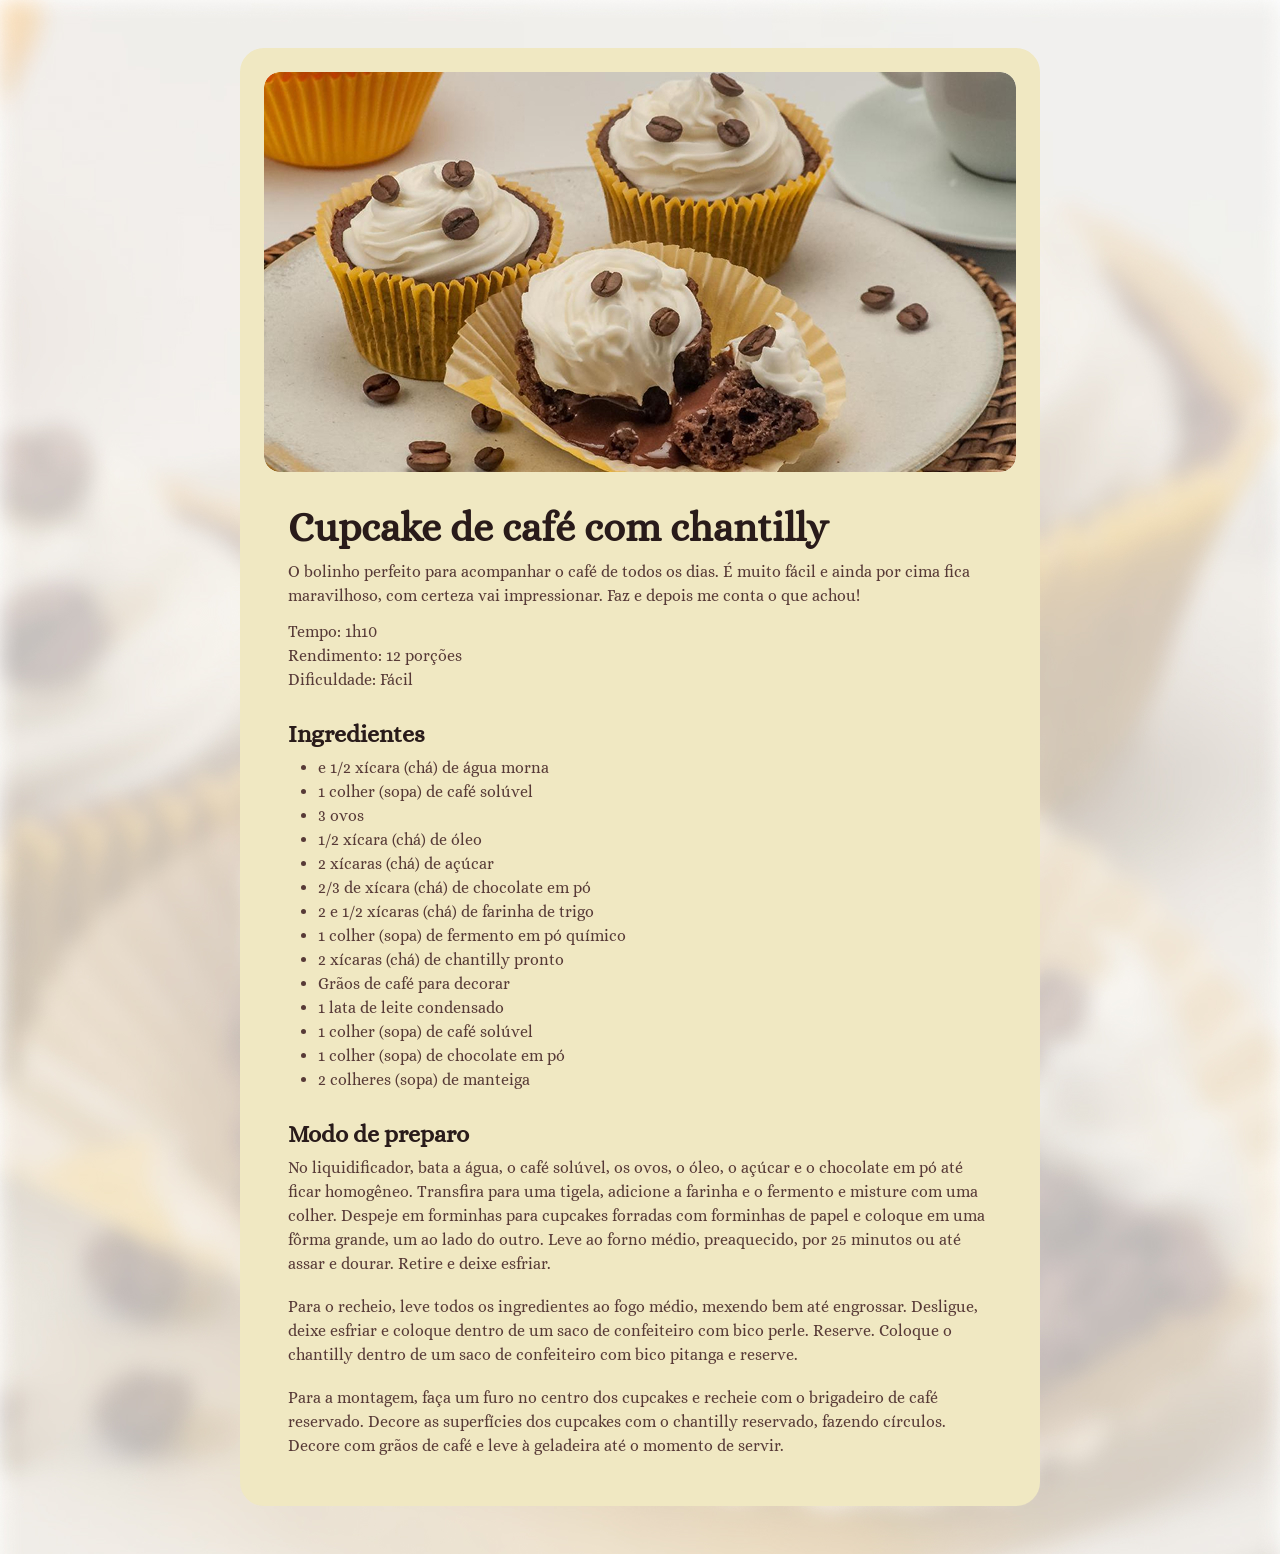
<file: recipe-site/index.html>
<!DOCTYPE html>
<html lang="en">
<head>
  <meta charset="UTF-8">
  <meta name="viewport" content="width=device-width, initial-scale=1.0">
  <link rel="stylesheet" href="style.css">
  <title>Página de Receita</title>
</head>
<body>
  <div class="container">
    <img src="assets/main-image.jpg" alt="Cupcake de café com chantilly">
    <main>
      <section id="about">
        <h1>Cupcake de café com chantilly</h1>
        <p>O bolinho perfeito para acompanhar o café de todos os dias. É muito fácil e ainda por cima fica maravilhoso, com certeza vai impressionar. Faz e depois me conta o que achou!</p>

        <div class="time-and-difficulty">
          <p>Tempo: 1h10</p>
          <p>Rendimento: 12 porções</p>
          <p>Dificuldade: Fácil</p>
        </div>
      </section>

      <section id="ingredients">
        <h2>Ingredientes</h2>
        <ul class="ingredients-list">
          <li> e 1/2 xícara (chá) de água morna</li>
          <li>1 colher (sopa) de café solúvel</li>
          <li>3 ovos</li>
          <li>1/2 xícara (chá) de óleo</li>
          <li>2 xícaras (chá) de açúcar</li>
          <li>2/3 de xícara (chá) de chocolate em pó</li>
          <li>2 e 1/2 xícaras (chá) de farinha de trigo</li>
          <li>1 colher (sopa) de fermento em pó químico</li>
          <li>2 xícaras (chá) de chantilly pronto</li>
          <li>Grãos de café para decorar</li>
          <li>1 lata de leite condensado</li>
          <li>1 colher (sopa) de café solúvel</li>
          <li>1 colher (sopa) de chocolate em pó</li>
          <li>2 colheres (sopa) de manteiga</li>
        </ul>
      </section>

      <section id="preparation">
        <h2>Modo de preparo</h2>
        <div class="preparation-steps">
          <p>No liquidificador, bata a água, o café solúvel, os ovos, o óleo, o açúcar e o chocolate em pó até ficar homogêneo. Transfira para uma tigela, adicione a farinha e o fermento e misture com uma colher. Despeje em forminhas para cupcakes forradas com forminhas de papel e coloque em uma fôrma grande, um ao lado do outro. Leve ao forno médio, preaquecido, por 25 minutos ou até assar e dourar. Retire e deixe esfriar. </p>
          <br>
          <p>Para o recheio, leve todos os ingredientes ao fogo médio, mexendo bem até engrossar. Desligue, deixe esfriar e coloque dentro de um saco de confeiteiro com bico perle. Reserve. Coloque o chantilly dentro de um saco de confeiteiro com bico pitanga e reserve. </p>
          <br>
          <p>Para a montagem, faça um furo no centro dos cupcakes e recheie com o brigadeiro de café reservado. Decore as superfícies dos cupcakes com o chantilly reservado, fazendo círculos. Decore com grãos de café e leve à geladeira até o momento de servir.</p>
        </div>
      </section>
    </main>
  </div>
  
</body>
</html>
</file>
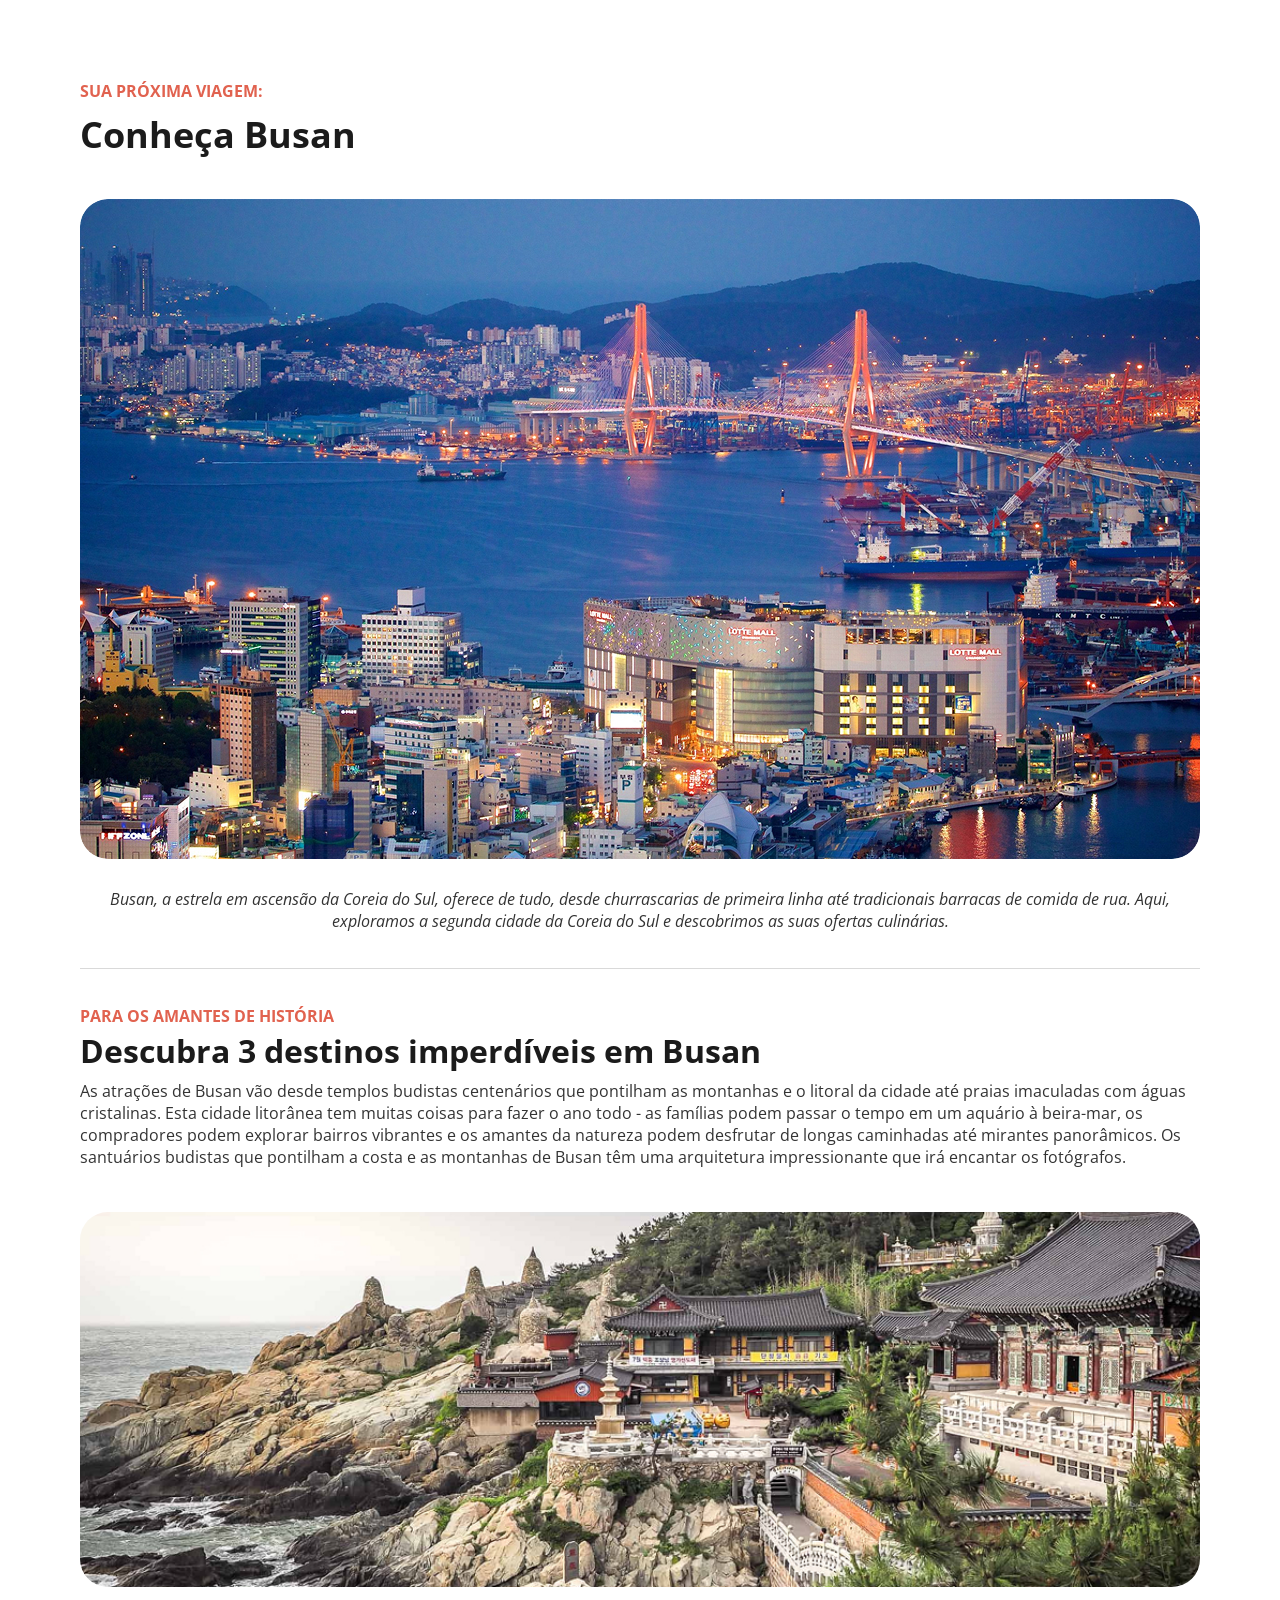
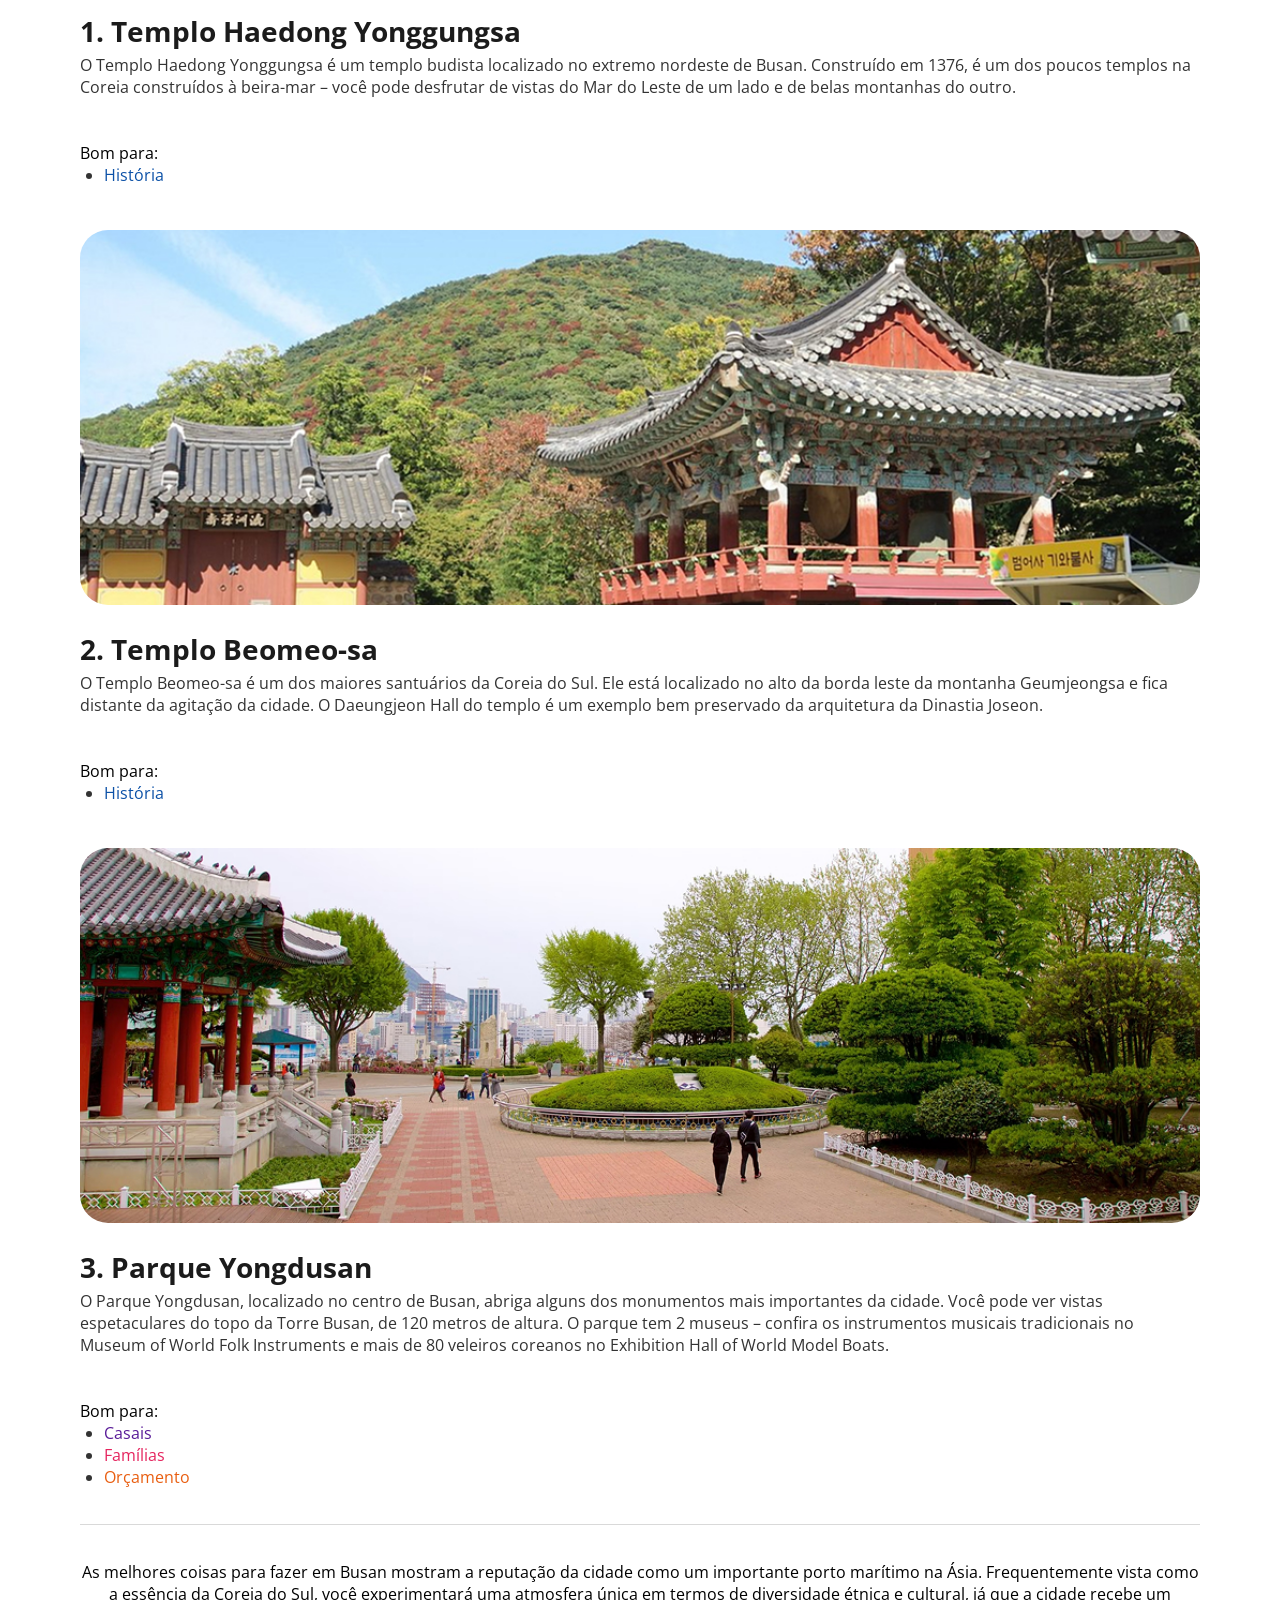
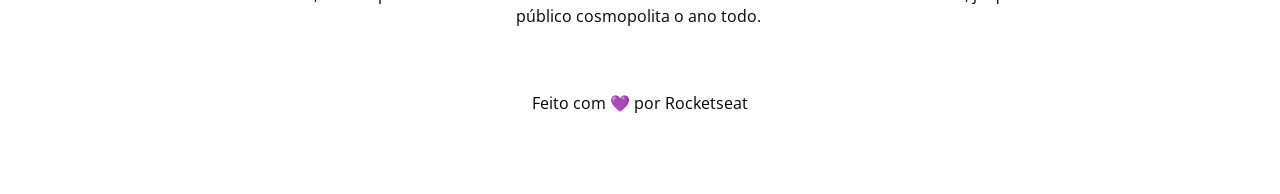
<file: tourist-spot/index.html>
<!DOCTYPE html>
<html lang="en">
<head>
  <meta charset="UTF-8">
  <meta name="viewport" content="width=device-width, initial-scale=1.0">
  <link rel="stylesheet" href="style.css">

  <title>Local Turístico</title>
</head>
<body>
  <div class="container">
    <header>
      <p class="headline">Sua próxima viagem:</p>
      <h1>Conheça Busan</h1>
      <section>
        <img src="assets/image1.jpg" alt="Busan">
        <p class="subtitle">Busan, a estrela em ascensão da Coreia do Sul, oferece de tudo, desde churrascarias de primeira linha até tradicionais barracas de comida de rua. Aqui, exploramos a segunda cidade da Coreia do Sul e descobrimos as suas ofertas culinárias.</p>
        <div class="divider"></div>
      </section>
    </header>

    <main>
      <section>
        <p class="headline">Para os amantes de história</p>
        <h2>Descubra 3 destinos imperdíveis em Busan</h2>
        <p class="description">As atrações de Busan vão desde templos budistas centenários que pontilham as montanhas e o litoral da cidade até praias imaculadas com águas cristalinas. Esta cidade litorânea tem muitas coisas para fazer o ano todo - as famílias podem passar o tempo em um aquário à beira-mar, os compradores podem explorar bairros vibrantes e os amantes da natureza podem desfrutar de longas caminhadas até mirantes panorâmicos. Os santuários budistas que pontilham a costa e as montanhas de Busan têm uma arquitetura impressionante que irá encantar os fotógrafos.</p>
      </section>

      <section>
        <article>
          <img src="assets/image2.jpg" alt="Templo Haedong Yonggungsa">
          <h3>1. Templo Haedong Yonggungsa</h3>
          <p class="description">O Templo Haedong Yonggungsa é um templo budista localizado no extremo nordeste de Busan. Construído em 1376, é um dos poucos templos na Coreia construídos à beira-mar – você pode desfrutar de vistas do Mar do Leste de um lado e de belas montanhas do outro. </p>
          <br>
          <br>
          <p>Bom para:</p>
          <ul>
            <li>História</li>
          </ul>
        </article>

        <article>
          <img src="assets/image3.jpg" alt="Templo Beomeo-sa">
          <h3>2. Templo Beomeo-sa</h3>
          <p class="description">O Templo Beomeo-sa é um dos maiores santuários da Coreia do Sul. Ele está localizado no alto da borda leste da montanha Geumjeongsa e fica distante da agitação da cidade. O Daeungjeon Hall do templo é um exemplo bem preservado da arquitetura da Dinastia Joseon.</p>
          <br>
          <br>
          <p>Bom para:</p>
          <ul>
            <li>História</li>
          </ul>
        </article>

        <article>
            <img src="assets/image4.jpg" alt="Parque Yongdusan">
          <h3>3. Parque Yongdusan</h3>
          <p class="description">O Parque Yongdusan, localizado no centro de Busan, abriga alguns dos monumentos mais importantes da cidade. Você pode ver vistas espetaculares do topo da Torre Busan, de 120 metros de altura. O parque tem 2 museus – confira os instrumentos musicais tradicionais no Museum of World Folk Instruments e mais de 80 veleiros coreanos no Exhibition Hall of World Model Boats.</p>
          <br>
          <br>
          <p>Bom para:</p>
          <ul class="list-content">
            <li>Casais</li>
            <li>Famílias</li>
            <li>Orçamento</li>
          </ul>
        </article>
      </section>

      <section>
        <div class="divider"></div>
        <p class="considerations">As melhores coisas para fazer em Busan mostram a reputação da cidade como um importante porto marítimo na Ásia. Frequentemente vista como a essência da Coreia do Sul, você experimentará uma atmosfera única em termos de diversidade étnica e cultural, já que a cidade recebe um público cosmopolita o ano todo. </p>
      </section>
    </main>


    <footer>
      <p>Feito com 💜 por Rocketseat</p>
    </footer>
  </div>
</body>
</html>
</file>
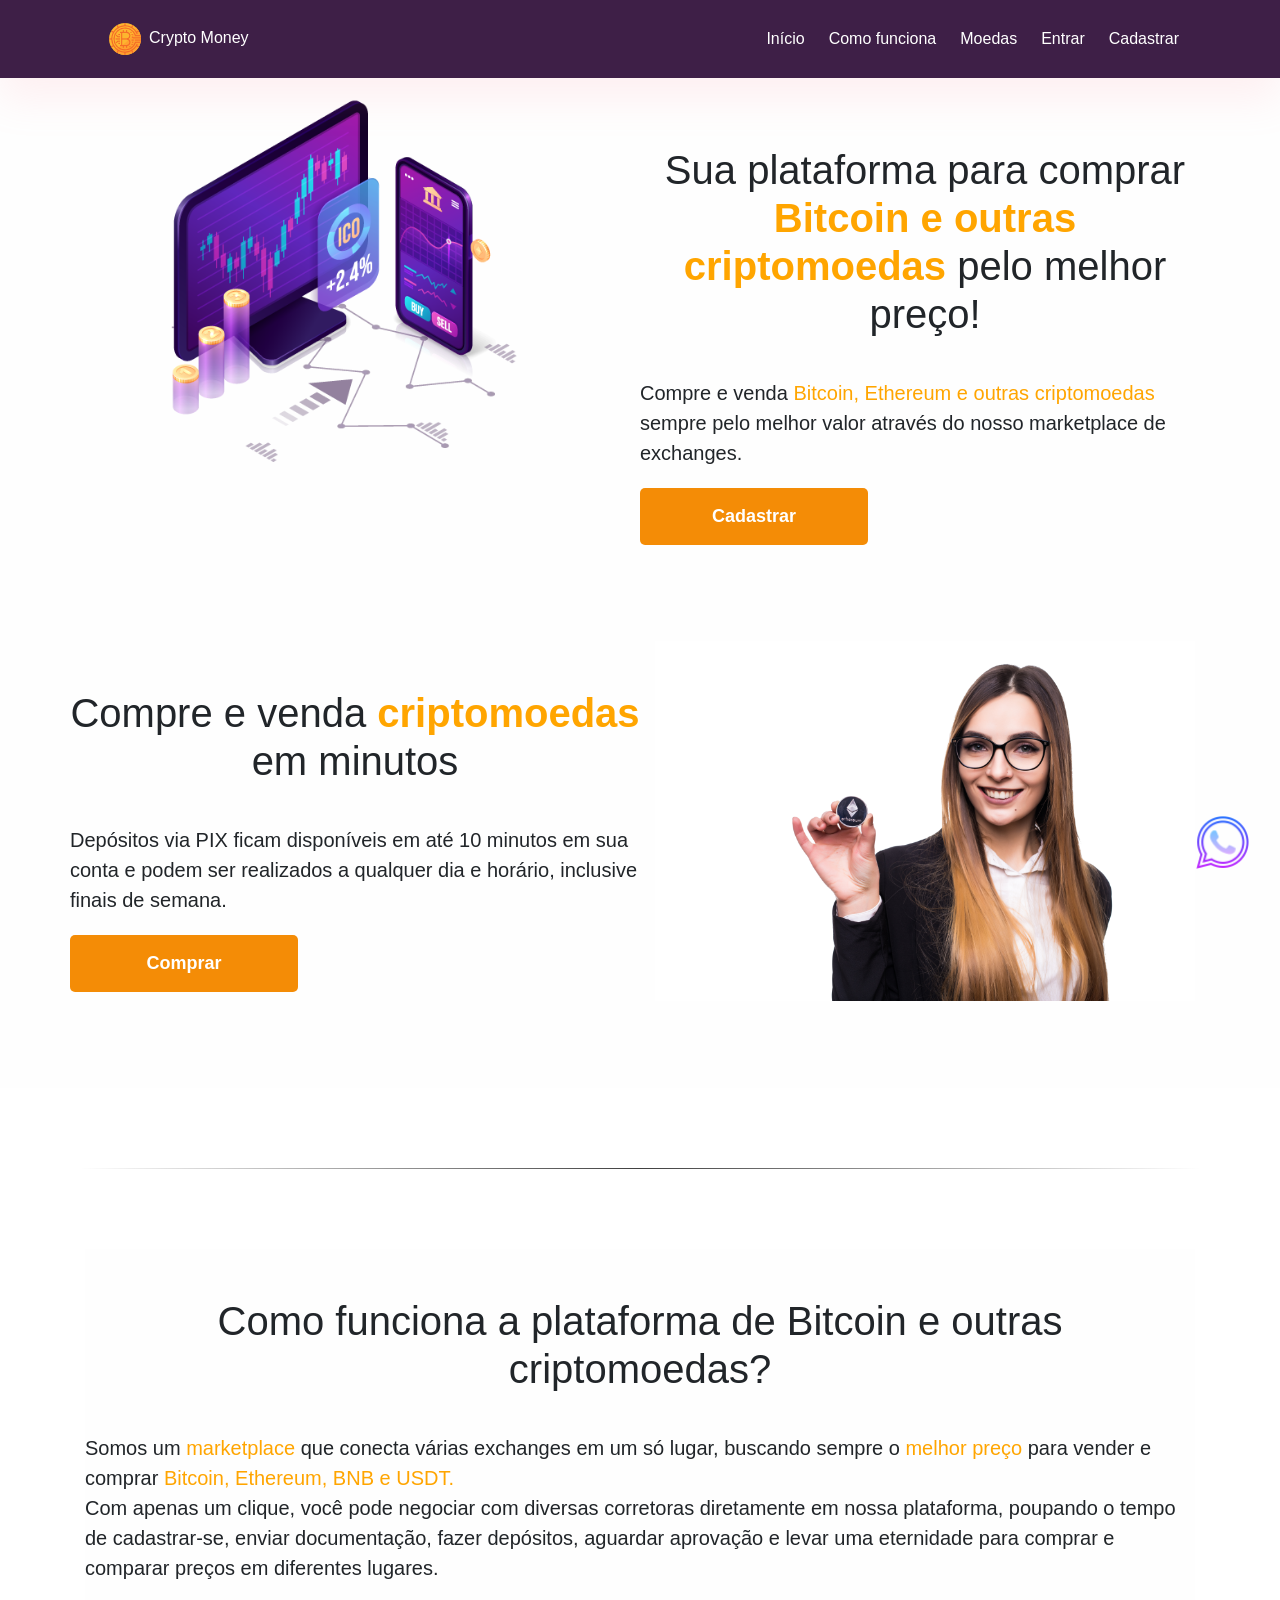
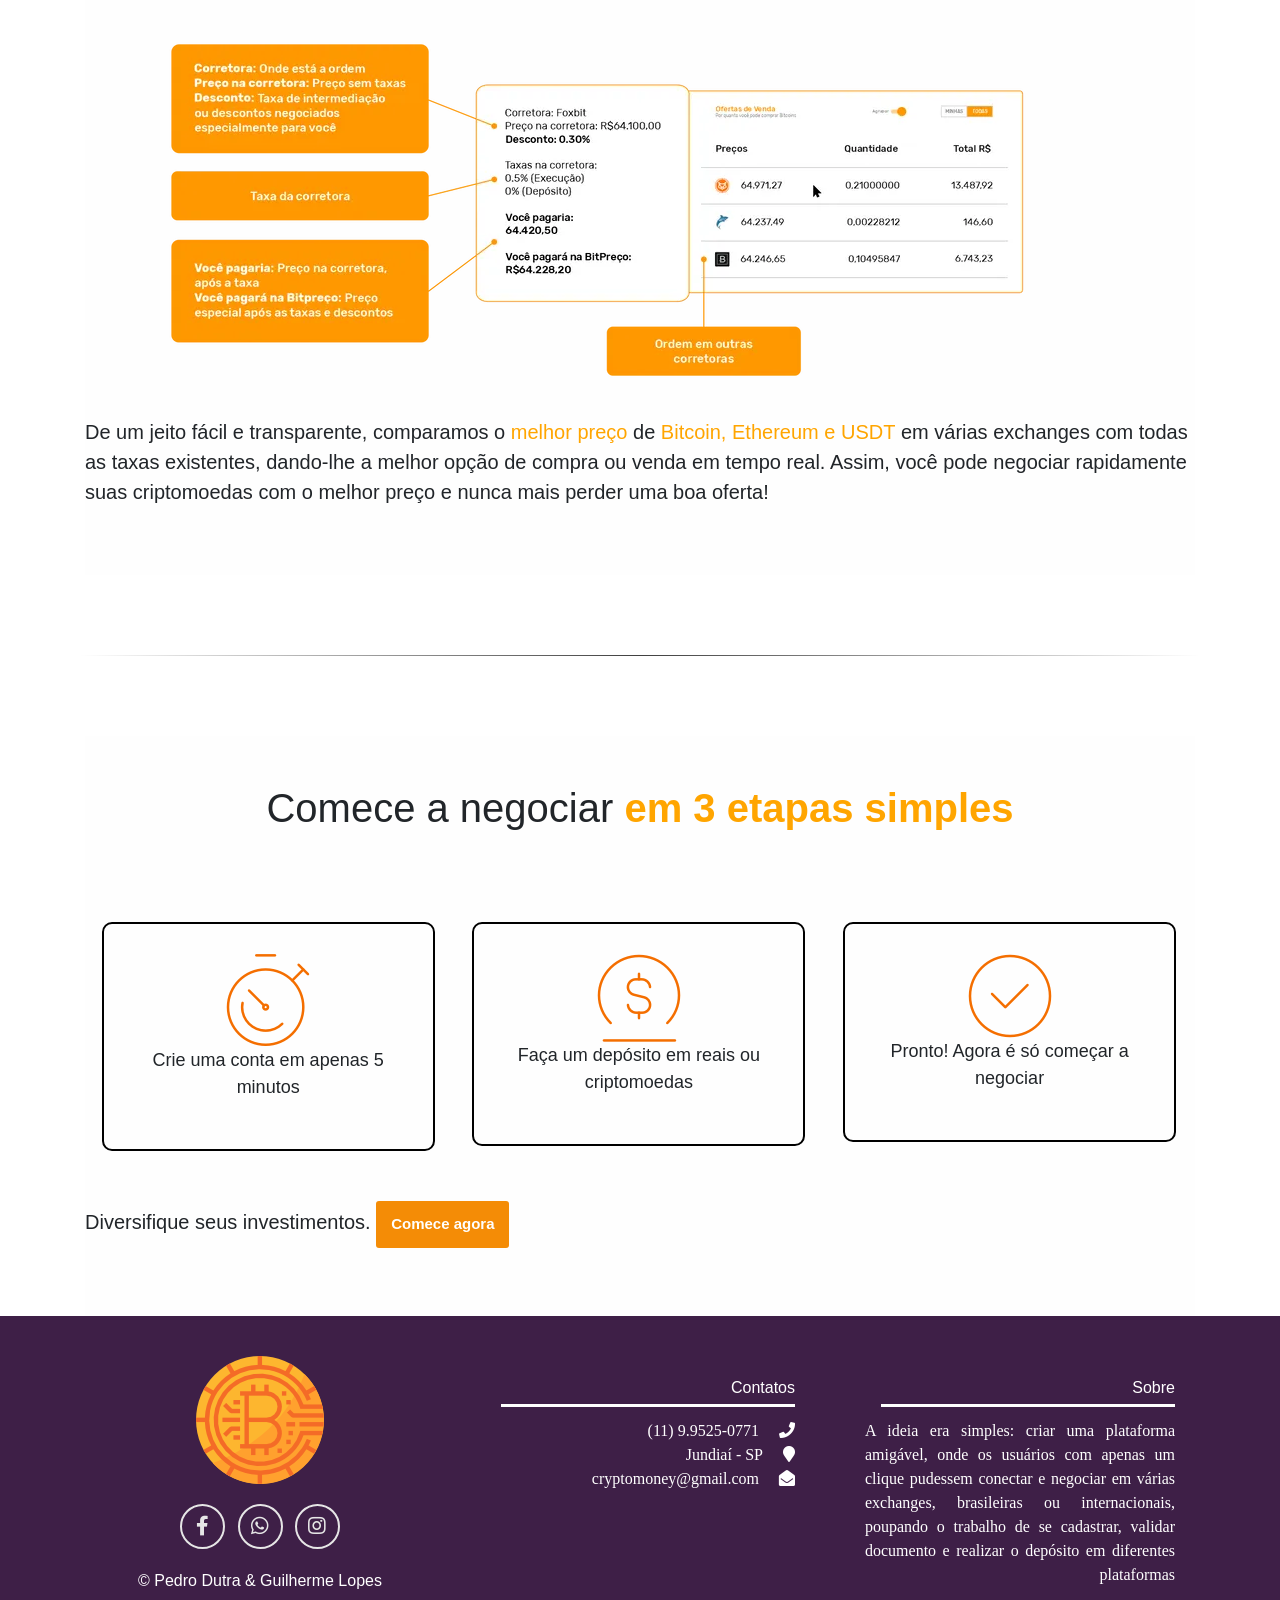
<file: cripto-money/html/index.html>
<!DOCTYPE html>
<html lang="pt-br">
<head>
    <meta charset="UTF-8">
    <link rel="stylesheet" href="https://stackpath.bootstrapcdn.com/bootstrap/4.1.3/css/bootstrap.min.css" integrity="sha384-MCw98/SFnGE8fJT3GXwEOngsV7Zt27NXFoaoApmYm81iuXoPkFOJwJ8ERdknLPMO" crossorigin="anonymous"/>
    <meta http-equiv="X-UA-Compatible" content="IE=edge">
    <link rel="stylesheet" href="../css/style.css">
    <link rel="shortcut icon" href="../assets/icons/favicon.ico">
    <link rel="stylesheet" href="https://use.fontawesome.com/releases/v5.0.9/css/all.css" integrity="sha384-5SOiIsAziJl6AWe0HWRKTXlfcSHKmYV4RBF18PPJ173Kzn7jzMyFuTtk8JA7QQG1" crossorigin="anonymous">
    <meta name="viewport" content="width=device-width, initial-scale=1.0">
    <title>Crypto Money</title>
</head>
<body>
    <header>
        <div style="background-color: #3e1f47" class="navigation-wrap start-header start-style">
            <div class="container">
                <div class="row">
                    <div class="col-12">
                        <nav class="navbar navbar-expand-md navbar-light">
                        
                            <a class="nav-link"><img src="../assets/images/bitcoin.png" alt="">Crypto Money</a>	
                            
                            <div class="collapse navbar-collapse" id="navbarSupportedContent">
                                <ul class="navbar-nav ml-auto py-4 py-md-0">
                                    <li class="nav-item pl-4 pl-md-0 ml-0 ml-md-4">
                                        <a class="nav-link" href="#">Início</a>									
                                    </li>
                                    <li class="nav-item pl-4 pl-md-0 ml-0 ml-md-4">
                                        <a class="nav-link" href="#funciona">Como funciona</a>
                                    </li>
                                    <li class="nav-item pl-4 pl-md-0 ml-0 ml-md-4">
                                        <a class="nav-link" href="#moeda">Moedas</a>
                                    </li>
                                    <li class="nav-item pl-4 pl-md-0 ml-0 ml-md-4">
                                        <a class="nav-link" href="../php/login.php">Entrar</a>
                                    </li>
                                    <li class="nav-item pl-4 pl-md-0 ml-0 ml-md-4">
                                        <a class="nav-link" href="../php/cadastro.php">Cadastrar</a>
                                    </li>
                                </ul>
                            </div>
                            
                        </nav>		
                    </div>
                </div>
            </div>
        </div>
    </header>

    <main>
        <section class="principal">
            <div class="container">
                <div class="row">
                  <div class="col-md-6">
                    <img src="../assets/images/main2.png" alt="" class="w-100" />
                  </div>
                  <div class="col-md-6">
              
                    <div class="row align-items-center h-100">
                      <div class="principal">
                        <h1 class="titulo-principal">Sua plataforma para comprar <b class="orage">Bitcoin e outras criptomoedas</b> pelo melhor preço!</h1>
                        <p class="lead">Compre e venda <b class="orage">Bitcoin, Ethereum e outras criptomoedas</b> sempre pelo melhor valor através do nosso marketplace de exchanges.</p>
                        <a href="../php/cadastro.php" id="moeda"><button class="button-menu">Cadastrar</button></a>
                      </div>
                    </div>
              
                  </div>
              
                </div>
                <br>
                <br>
                <div class="row">
                  <div class="col-md-6 order-md-6">
              
                    <img src="../assets/images/woman-holding-physical-ethereum-coin-cryptocurrency-her-hand.png" alt="" class="w-100" />
                  </div>
                  <div class="col-md-6 order-md-1">
              
                    <div class="row align-items-center h-100">
                      <div class="principal">
                        <h1 class="titulo-principal">Compre e venda <b class="orage">criptomoedas</b> em minutos</h1>
                        <p class="lead">Depósitos via PIX ficam disponíveis em até 10 minutos em sua conta e podem ser realizados a qualquer dia e horário, inclusive finais de semana.</p>
                        <a href="../php/login.php"><button class="button-menu">Comprar</button></a>
                      </div>
                    </div>
              
                  </div>
              
                </div>
              
              </div>
        </section>
    </main>    
    <hr class="hr-1" id="funciona">
    <section>
        <div class="container">
            <div class="principal">
                <h1 class="titulo-principal">Como funciona a plataforma de Bitcoin e outras criptomoedas?</h1>
                <p class="lead">Somos um <b class="orage">marketplace</b> que conecta várias
                    exchanges em um só lugar,
                    buscando sempre o <b class="orage">melhor preço</b> para vender e comprar <b class="orage">Bitcoin, Ethereum, BNB e USDT.</b><br>
                    Com apenas um clique, você pode negociar com diversas corretoras diretamente em nossa plataforma,
                    poupando o tempo de cadastrar-se, enviar documentação, fazer depósitos, aguardar aprovação e
                    levar uma eternidade para comprar e comparar preços em diferentes lugares.</p>
                <img src="../assets/images/ordem-320px.webp" alt="como-funciona">    
                <p class="lead">De um jeito fácil e transparente, comparamos o <b class="orage">melhor preço</b> de <b class="orage">Bitcoin, Ethereum e USDT</b> em várias exchanges com todas as taxas existentes, 
                    dando-lhe a melhor opção de compra ou venda em tempo real. Assim, você pode negociar rapidamente suas criptomoedas com o melhor preço e nunca mais perder 
                    uma boa oferta!</p>
            </div>
        </div>
    </section>
    <hr class="hr-1">

    <section>
        <div class="container">
            <div class="principal">
            <h1 class="titulo-principal">Comece a negociar <b class="orage">em 3 etapas simples</b></h1>
            
            <ul class="produtos">
                <li>
                    <img src="../assets/images/create-account-icon-lg.png" alt="criar">
                    <p class="produto-descricao">Crie uma conta em apenas 5 minutos</p>
                </li>
                <li>
                    <img src="../assets/images/deposit-icon-lg.webp" alt="depositar">
                    <p class="produto-descricao">Faça um depósito em reais ou criptomoedas</p>
                </li>
                <li>
                    <img src="../assets/images/done-icon-lg.webp" alt="Done">
                    <p class="produto-descricao">Pronto! Agora é só começar a negociar</p>
                </li>
            </ul>
            <p class="lead">Diversifique seus investimentos. <a href="../php/login.php"><button class="button-moeda">Comece agora</button></a></p>
            <a href="https://api.whatsapp.com/send?l=pt&amp;phone=5511942148319" target="_blank"><img src="../assets/icons/icons8-whatsapp-64.png" style="height: 65px; position:fixed; bottom: 25px; right: 25px; z-index:99999;" data-selector="img"></a>
        </div>
        </div>
    </section>
    <footer class="container-fluid sec-footer">
		<div class="container">
        <div class="row">
            <div class="col">
                <div class="card desc-box">
                    <div class="card-body">
                        <div class="card-title">Sobre</div>
                        <div class="card-text">
                            <span>A ideia era simples: criar uma plataforma amigável, onde os usuários com apenas um clique pudessem conectar e negociar em várias exchanges, brasileiras ou internacionais, poupando o trabalho de se cadastrar, validar documento e realizar o depósito em diferentes plataformas</span>  
						</div>
                    </div>
                </div>
            </div>
            <div class="col">
                <div class="card desc-box">
                    <div class="card-body">
                        <div class="card-title">Contatos</div>
                        <div class="card-text">
                            <div class="row">
                                <div class="col">
                                    <i class="fas fa-phone ml-3"></i>
                                    <span> 9.9525-0771 (11)</span>
                                </div>
                            </div>
                            <div class="row">
                                <div class="col">
                                    <i class="fas fa-map-marker ml-3"></i>
                                    <span>Jundiaí - SP</span>
                                </div>
                            </div>
                            <div class="row">
                                <div class="col">
                                    <i class="fas fa-envelope-open ml-3"></i>
                                    <span>cryptomoney@gmail.com</span>
                                </div>
                            </div>
                        </div>
                    </div>
                </div>
            </div>
            <div class="col text-center">
                <img src="../assets/images/bitcoin_footer.png" alt="logotipo" class="mb-3">
                <br class="clearfix">
                <a href="https://www.instagram.com" target="_blank" class="snip1472"><i class="fab fa-instagram"></i></a>
                <a href="https://api.whatsapp.com/send?l=pt&amp;phone=5511942148319" class="snip1472"><i class="fab fa-whatsapp"></i></a>
                <a href="https://www.facebook.com" target="_blank" class="snip1472"><i class="fab fa-facebook-f"></i></a>
                <div class="footer-copyright text-center py-3"><a>Pedro Dutra & Guilherme Lopes &copy;</a></div>
            </div>
        </div>
    </div>
    </footer>
</body>
</html>
</file>
<file: recipe-site/style.css>
@import url('https://fonts.googleapis.com/css2?family=Alice&display=swap');
* {
  margin: 0;
  padding: 0;
}

body {
  background-image: url("assets/bg-image.jpg");
  background-size: cover;
  background-repeat: no-repeat;
  font-family: "Alice", serif;
  font-weight: 400;
  font-style: normal;
  color: #573A37;
}

.container {
  box-sizing: border-box;
  width: 800px;
  padding: 24px;
  background-color:#F0E8C2;
  border-radius: 24px;
  margin: 48px auto;
}

main {
  padding: 24px;
}

img {
  border-radius: 16px;
}

h1 {
  line-height: 140%;
  font-size: 40px;
  color: #291B1A;
  margin-bottom: 4px;
}

h2 {
  line-height: 150%;
  font-size: 24px;
  color: #291B1A;
  margin-bottom: 4px;
}

p,li {
  line-height: 150%;
  font-size: 16px;
}

ul {
  padding-left: 30px;
}

section + section {
  margin-top: 24px;
}

.time-and-difficulty {
  margin-top: 12px;
}
</file>
<file: tourist-spot/style.css>
@import url('https://fonts.googleapis.com/css2?family=Open+Sans:ital,wght@0,300..800;1,300..800&display=swap');

* {
  padding: 0;
  margin: 0;
}

body {
  margin: 80px;
  font-family: "Open Sans", sans-serif;
  font-style: normal;
}

img {
  border-radius: 28px;
  width: 100%;
}

ul li::marker {
  color: #333333;
}

main section img {
  height: 375px;
  object-fit: cover;
  margin-top: 44px;
}
.headline + h1 {
  margin-top: 8px;
}

.headline + h2 {
  margin-top: 2px;
}

h1 {
  font-size: 36px;
  font-weight: bold;
  margin-bottom: 40px;
}

h2 {
  font-size: 32px;
  font-weight: bold;
  margin-bottom: 8px;
}

h3 {
  font-size: 28px;
  font-weight: bold;
  margin-bottom: 4px;
}

h1, h2, h3 {
  color: #1B1B1B;
}

img + h3{
  margin-top: 20px;
}

ul {
  padding-left: 24px;
}

li {
  font-size: 16px;
  color: #0C51A7;
}

footer {
  padding-top: 65px;
  text-align: center;
}

.divider {
  width: 100%;
  height: 1px;
  margin: 36px 0;
  background-color: #d9d9d9;
}

.headline {
  font-size: 16px;
  line-height: 22px;
  font-weight: bold;
  color: #e1624f;
  text-transform: uppercase;
}

.subtitle {
  font-size: 16px;
  line-height: 22px;
  font-style: italic; 
  text-align: center;
  color: #333333;
  margin-top: 24px;
}

.description {
  font-size: 16px;
  color: #333333;
}

.list-content li {
  color: #E5245E;
}

.list-content li:first-child {
  color: #591B98;
}

.list-content li:last-child {
  color: #E95E10;
}

.considerations {
  text-align: center;
}
</file>
<file: cripto-money/css/style.css>
body{
	margin-top: 50px;
}

html {
    scroll-behavior: smooth;
  }
/* --------------------Fonte da NAVBAR-------------------- */


@import url('https://fonts.googleapis.com/css?family=Poppins:100,100i,200,200i,300,300i,400,400i,500,500i,600,600i,700,700i,800,800i,900,900i&subset=devanagari,latin-ext');

/* --------------------NAVBAR-------------------- */
.start-header {
	opacity: 1;
	transform: translateY(0);
	padding: 10px 0;
	box-shadow: 0 20px 40px 0 rgba(1538, 155, 165, 0.15);
	-webkit-transition : all 0.3s ease-out;
	transition : all 0.3s ease-out;
}
.navigation-wrap{
	position: fixed;
	width: 100%;
	top: 0;
	left: 0;
	z-index: 1000;
	-webkit-transition : all 0.3s ease-out;
	transition : all 0.3s ease-out;
}

.nav-link{
	color: #ffffff !important;
	font-weight: 500;
    transition: all 200ms linear;
}
.nav-item:hover .nav-link{
	color: #f48c06 !important;
}

.nav-link {
	position: relative;
	padding: 5px 0 !important;
	display: inline-block;
}

.nav-link img{
	padding: 0 8px;
}
.nav-item:after{
	position: absolute;
	bottom: -5px;
	left: 0;
	width: 100%;
	height: 2px;
	content: '';
	background-color: #f48c06;
	opacity: 0;
    transition: all 200ms linear;
}
.nav-item:hover:after{
	bottom: 0;
	opacity: 1;
}

.nav-item{
	position: relative;
    transition: all 200ms linear;
}

/* --------------------MENU-------------------- */
.titulo-principal{
    text-align: center;
    font-size: 2.5em;
    margin: 0 0 1em;
    clear: left;
}

.principal{
    padding: 3em 0;
    background: #FEFEFE;
}

.principal p{
    margin: 0 0 1em;
}

.button-menu{
    width: 40%;
    padding: 15px 0;
    background: #f48c06;
    color: white;
    font-weight: bold;
    font-size: 18px;
    border: none;
    border-radius: 5px;
    transition: 1s all;
    cursor: pointer;
}

.button-moeda{
    width: 12%;
    padding: 12px 2px;
    background: #f48c06;
    color: white;
    font-weight: bold;
    font-size: 15px;
    border: none;
    border-radius: 3px;
    transition: 1s all;
    cursor: pointer;
}

.button-moeda:hover{
    background: darkorange;
    transform: scale(1.1);
}

.button-menu:hover{
    background: darkorange;
    transform: scale(1.1);
}

hr {
    background-color: #fff;
    padding: 0;
    margin: 80px;
  }

hr.hr-1 {
    border: 0;
    height: 1px;
    background-image: linear-gradient(to right, rgba(0, 0, 0, 0), rgba(0, 0, 0, 0.75), rgba(0, 0, 0, 0));
  }

.orage{
    color: orange;
}

.produtos{
    width: 100%;
    margin: auto 0;
    padding: 50px 0;
}

.produtos li{
    display: inline-block;
    text-align: center;
    width: 30%;
    vertical-align: top;
    margin: 0 1.5%;
    padding: 30px 20px;
    box-sizing: border-box;
    border-color: #000000;
    border-width: 2px;
    border-style:solid;
    border-radius: 10px;
}

.produtos li:hover{
    border-color: orange;
}

.produto-descricao{
    font-size: 18px;
}

/* --------------------FOOTER-------------------- */

.sec-footer{
    background: #3e1f47;
    direction: rtl;
    text-align: right;
    color: #fff;
    padding-top: 2.5rem;
    padding-bottom: 2rem;
}
.sec-footer .desc-box{
    background: transparent;
    border: 0;
}
.sec-footer .desc-box .card-title::after{
    content: ' ';
    background: #ffffff;
    display: block;
    width: 95%;
    height: 0.2rem;
    margin-top:0.3rem;
}
.sec-footer .desc-box .card-text{
    font-family:iranyekan_light;
    text-align: justify;
}
.sec-sub-footer{
    background: #f2f2f4;
    direction: rtl;
    text-align: right;
    color: #000;
    padding-top: 1.5rem;
    padding-bottom: 1.5rem;
    font-size:0.8rem;
}
.sec-sub-footer a{
    font-size:0.8rem;
}

.snip1472 {
    position: relative;
    font-size: 20px;
    color: #e6e6e6;
    width: 45px;
    margin: 4px;
    height: 45px;
    line-height: 45px;
    display: inline-block;
    text-align: center;
    -webkit-perspective: 50em;
    perspective: 50em;
    text-decoration: none;
    -webkit-box-sizing: border-box;
    box-sizing: border-box;
}
.snip1472:after {
    position: absolute;
    top: 0;
    bottom: 0;
    left: 0;
    right: 0;
    border: 2px solid #e6e6e6;
    content: '';
    z-index: -1;
    border-radius: 50%;
}
.snip1472:before {
    color: #fff;
}
.snip1472:before,
.snip1472:after {
    -webkit-transition: all 0.45s ease-in-out;
    transition: all 0.45s ease-in-out;
}
.snip1472:hover,
.snip1472:active,
.snip1472.hover {
    color: #f48c06;
}
.snip1472:hover:after,
.snip1472:active:after,
.snip1472.hover:after {
    border-color: #f48c06 transparent #f48c06 transparent;
    -webkit-transform: rotate(360deg);
    transform: rotate(360deg);
}
/* --------------------FIM FOOTER-------------------- */

.center{
    text-align: center;
}
</file>
